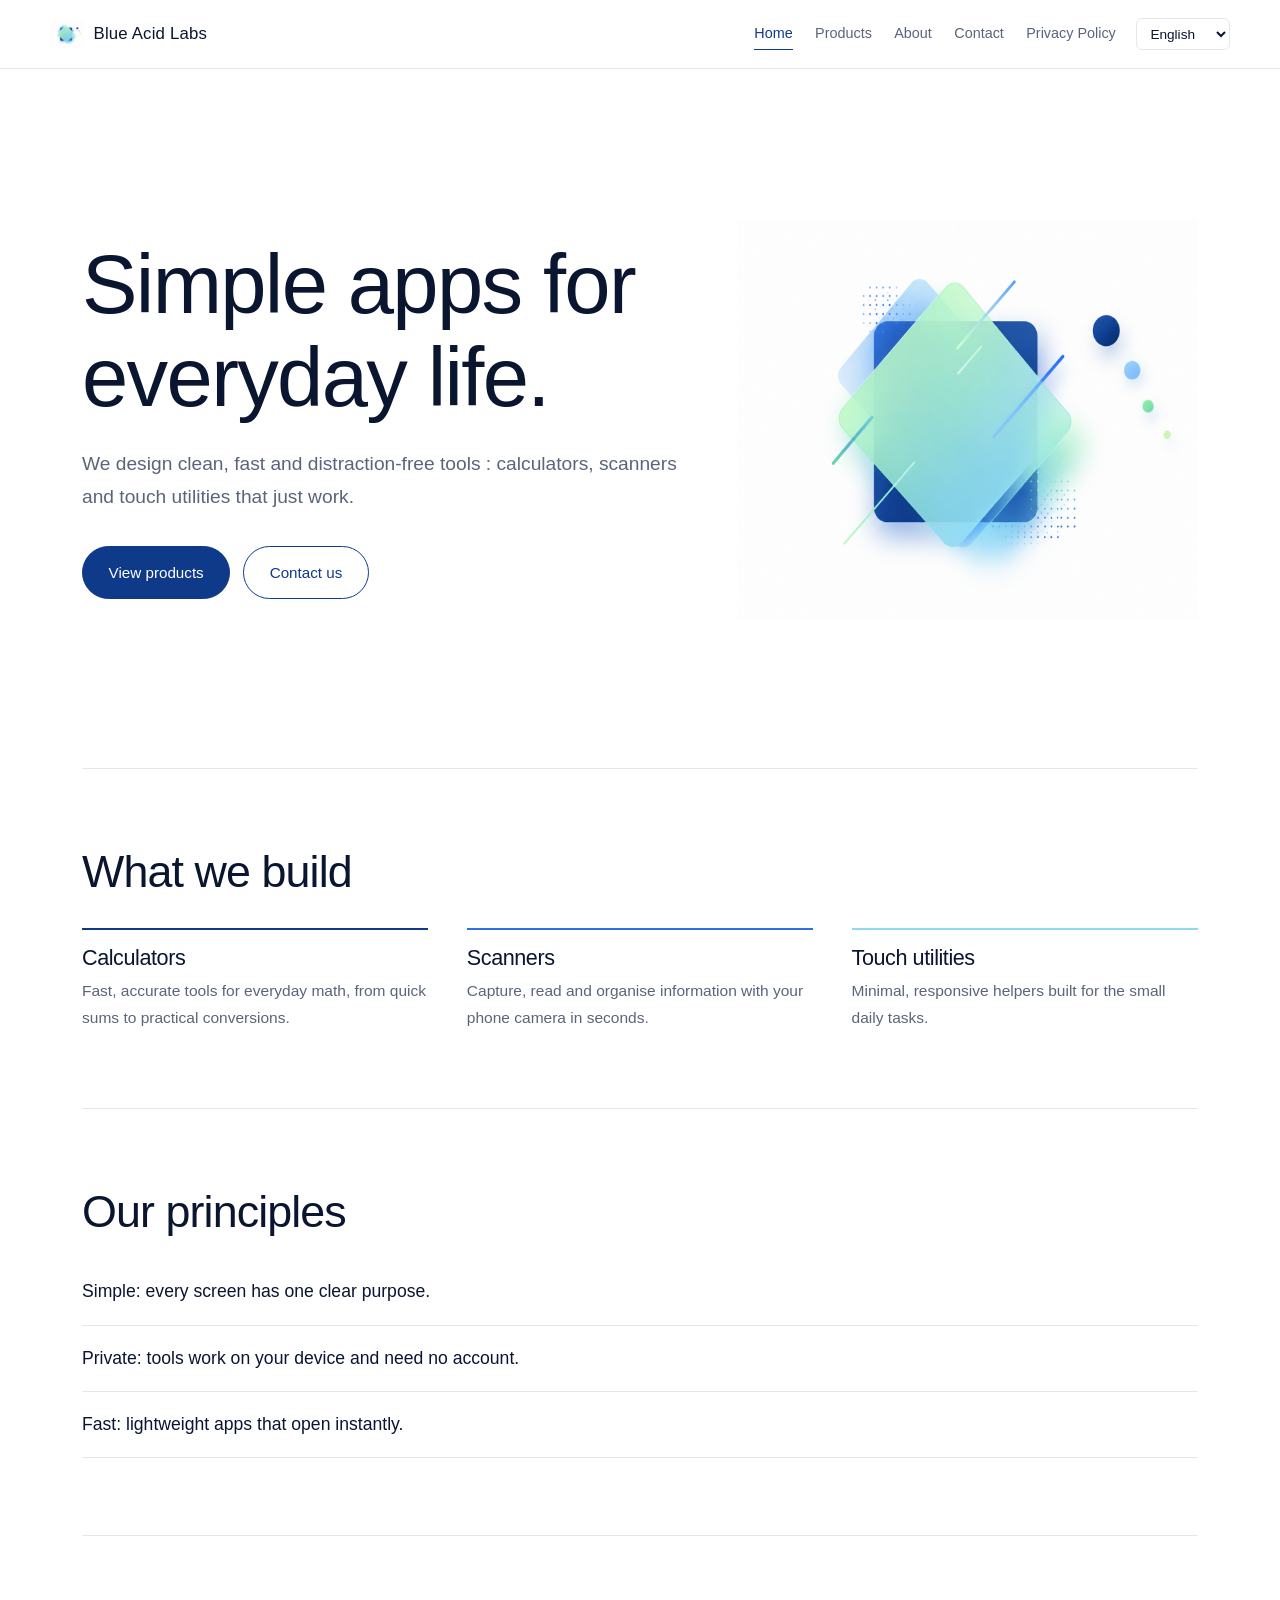
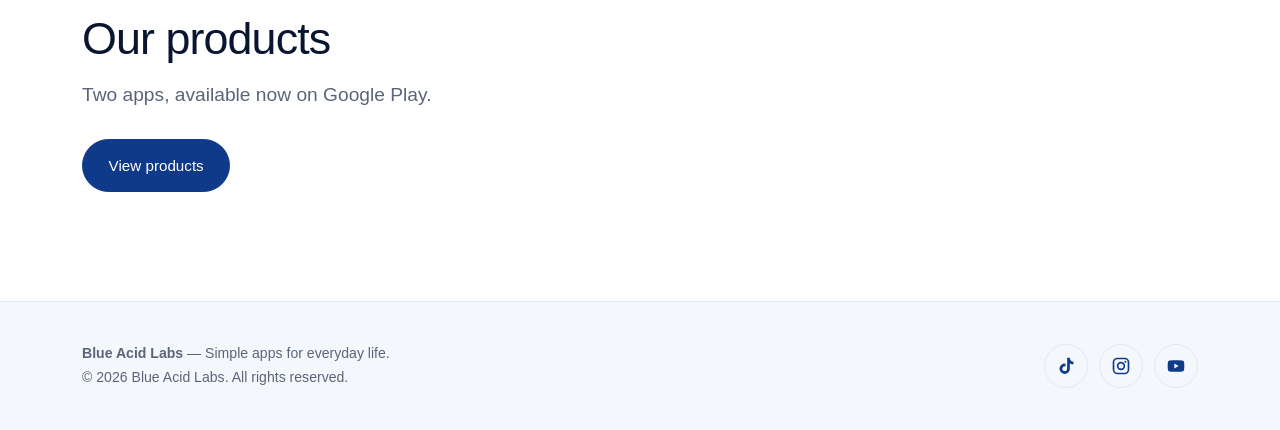
<file: index.html>
<!DOCTYPE html>
<html lang="en">
<head>
<meta charset="UTF-8">
<meta name="viewport" content="width=device-width, initial-scale=1">
<title>Blue Acid Labs</title>
<meta name="description" content="Blue Acid Labs builds simple, fast mobile utility apps: calculators, scanners and touch tools for everyday life.">
<link rel="icon" href="img/logo.png">
<link rel="stylesheet" href="style.css">
<!-- Google AdSense -->
<script async src="https://pagead2.googlesyndication.com/pagead/js/adsbygoogle.js?client=ca-pub-9812928638320313" crossorigin="anonymous"></script>
</head>
<body data-page="nav_home">
<header><div class="wrap bar">
<a class="brand" href="index.html"><img src="img/logo.png" alt="Blue Acid Labs logo" width="34" height="34">Blue Acid Labs</a>
<nav aria-label="Main"><a href="index.html" aria-current="page" data-i18n="nav_home">nav_home</a><a href="products.html" data-i18n="nav_products">nav_products</a><a href="about.html" data-i18n="nav_about">nav_about</a><a href="contact.html" data-i18n="nav_contact">nav_contact</a><a href="privacy.html" data-i18n="nav_privacy">nav_privacy</a></nav>
<select id="lang" class="lang" aria-label="Language"></select>
</div></header>
<main>
<div class="wrap">
<section class="hero"><div>
<h1 data-i18n="h_title">Simple apps for everyday life.</h1>
<p class="lead" data-i18n="h_text">We design clean, fast and distraction-free tools : calculators, scanners and touch utilities that just work.</p>
<div class="btns"><a class="btn" href="products.html" data-i18n="h_cta1">View products</a><a class="btn ghost" href="contact.html" data-i18n="h_cta2">Contact us</a></div></div>
<img src="img/logo.png" alt="Blue Acid Labs brand artwork" width="520" height="520"></section>
<section class="block"><h2 data-i18n="w_title">What we build</h2>
<div class="cols">
<div class="col"><h3 data-i18n="w1t">Calculators</h3><p data-i18n="w1d">Fast, accurate tools for everyday math, from quick sums to practical conversions.</p></div>
<div class="col"><h3 data-i18n="w2t">Scanners</h3><p data-i18n="w2d">Capture, read and organise information with your phone camera in seconds.</p></div>
<div class="col"><h3 data-i18n="w3t">Touch utilities</h3><p data-i18n="w3d">Minimal, responsive helpers built for the small daily tasks.</p></div></div></section>
<section class="block"><h2 data-i18n="v_title">Our principles</h2>
<ul class="principles"><li data-i18n="v1">Simple: every screen has one clear purpose.</li><li data-i18n="v2">Private: tools work on your device and need no account.</li><li data-i18n="v3">Fast: lightweight apps that open instantly.</li></ul></section>
<section class="block"><h2 data-i18n="p_title">Our products</h2><p class="lead" data-i18n="p_sub">Two apps, available now on Google Play.</p><br><a class="btn" href="products.html" data-i18n="h_cta1">View products</a></section>
</div>
</main>
<footer><div class="wrap foot">
<div><strong>Blue Acid Labs</strong> &mdash; <span data-i18n="ft_tag">Simple apps for everyday life.</span><br>&copy; 2026 Blue Acid Labs. <span data-i18n="ft_rights">All rights reserved.</span></div>
<ul class="social">
<li><a href="https://www.tiktok.com/@userblueacidlabs" target="_blank" rel="noopener" aria-label="TikTok"><svg viewBox="0 0 24 24"><path d="M16.6 2h-3.2v13.3a2.9 2.9 0 1 1-2-2.8V9.2a6.2 6.2 0 1 0 5.2 6.1V8.6a7.6 7.6 0 0 0 4.4 1.4V6.8a4.4 4.4 0 0 1-4.4-4.8z"/></svg></a></li>
<li><a href="https://www.instagram.com/blueacidlabs26" target="_blank" rel="noopener" aria-label="Instagram"><svg viewBox="0 0 24 24"><path d="M7.8 2h8.400A5.8 5.8 0 0 1 22 7.800v8.400a5.8 5.8 0 0 1-5.8 5.800H7.800A5.8 5.8 0 0 1 2 16.200V7.800A5.8 5.8 0 0 1 7.8 2zm-.2 2A3.6 3.6 0 0 0 4 7.600v8.800A3.6 3.6 0 0 0 7.6 20h8.800a3.6 3.6 0 0 0 3.6-3.600V7.600A3.6 3.6 0 0 0 16.4 4H7.600zM12 7a5 5 0 1 1 0 10 5 5 0 0 1 0-10zm0 2a3 3 0 1 0 0 6 3 3 0 0 0 0-6zm5.3-3.200a1.2 1.2 0 1 1 0 2.4 1.2 1.2 0 0 1 0-2.400z"/></svg></a></li>
<li><a href="https://www.youtube.com/@BlueAcidLabs-h9t" target="_blank" rel="noopener" aria-label="YouTube"><svg viewBox="0 0 24 24"><path d="M21.6 7.200a2.5 2.5 0 0 0-1.8-1.800C18.2 5 12 5 12 5s-6.2 0-7.8.4A2.5 2.5 0 0 0 2.4 7.200C2 8.8 2 12 2 12s0 3.2.4 4.800a2.5 2.5 0 0 0 1.8 1.800C5.8 19 12 19 12 19s6.2 0 7.8-.4a2.5 2.5 0 0 0 1.8-1.800c.4-1.6.4-4.8.4-4.800s0-3.2-.4-4.800zM10 15V9l5.2 3-5.2 3z"/></svg></a></li></ul>
</div></footer>
<script src="i18n.js"></script>
</body>
</html>
</file>
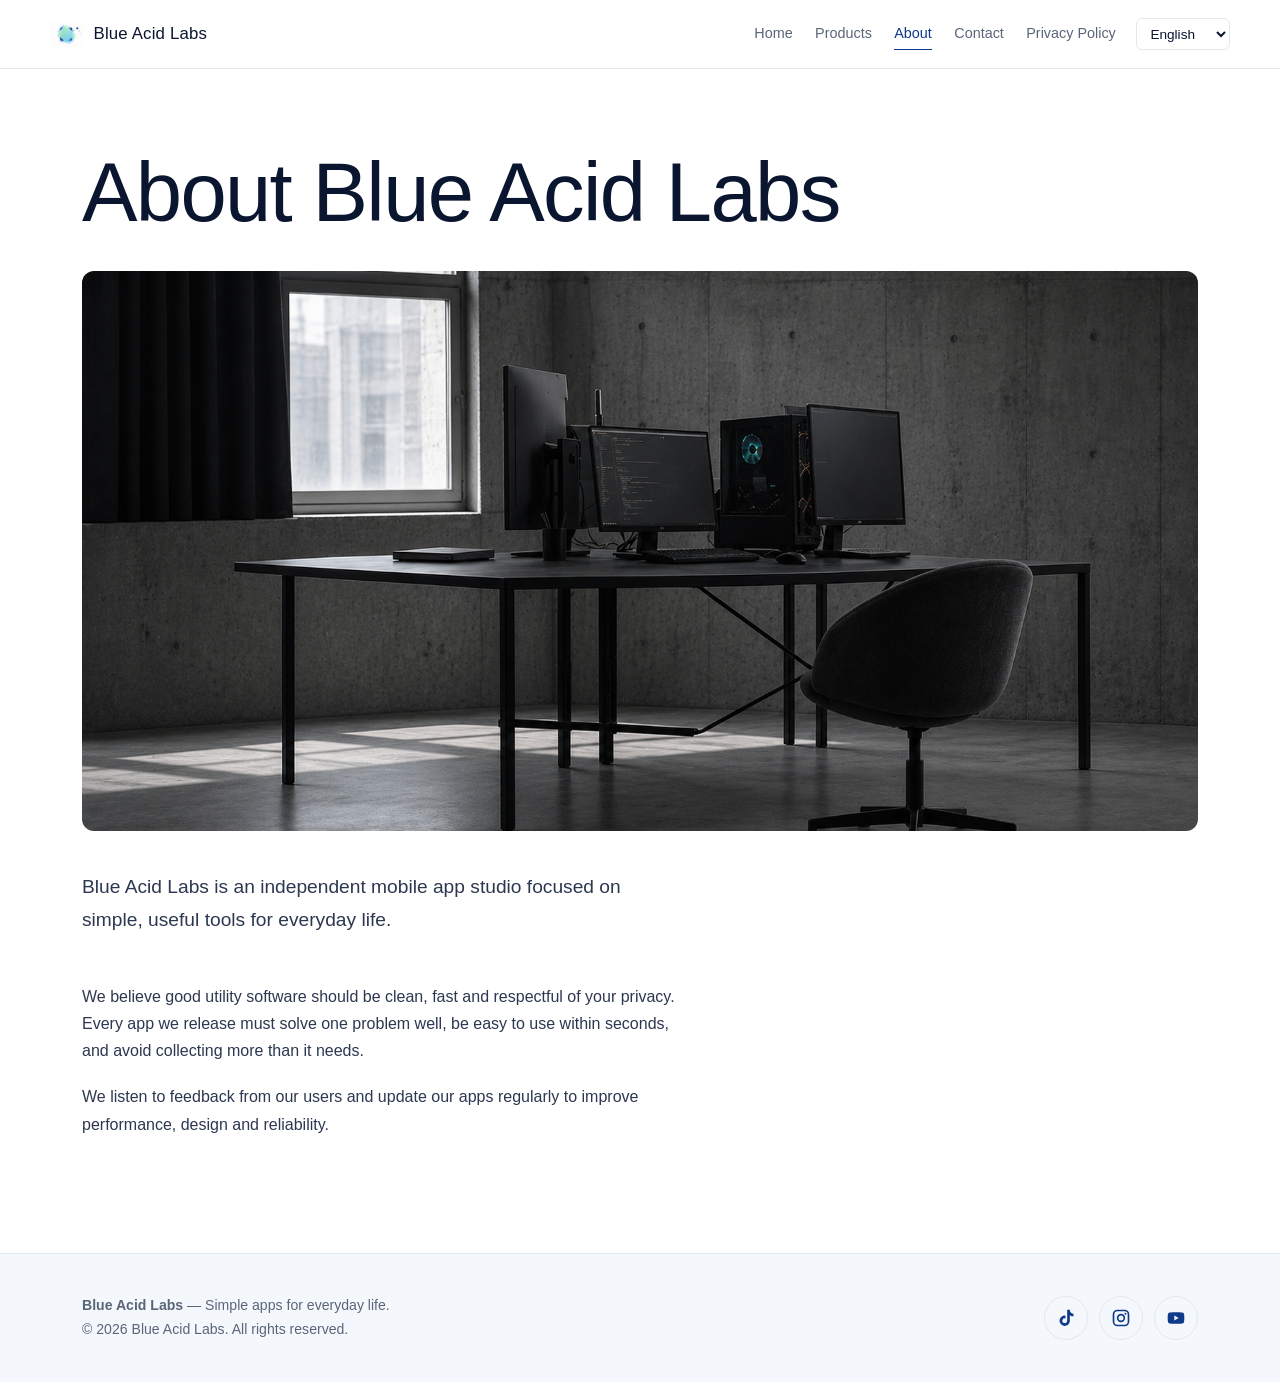
<file: about.html>
<!DOCTYPE html>
<html lang="en">
<head>
<meta charset="UTF-8">
<meta name="viewport" content="width=device-width, initial-scale=1">
<title>Blue Acid Labs</title>
<meta name="description" content="About Blue Acid Labs, an independent mobile app studio.">
<link rel="icon" href="img/logo.png">
<link rel="stylesheet" href="style.css">
<!-- Google AdSense -->
<script async src="https://pagead2.googlesyndication.com/pagead/js/adsbygoogle.js?client=ca-pub-9812928638320313" crossorigin="anonymous"></script>
</head>
<body data-page="nav_about">
<header><div class="wrap bar">
<a class="brand" href="index.html"><img src="img/logo.png" alt="Blue Acid Labs logo" width="34" height="34">Blue Acid Labs</a>
<nav aria-label="Main"><a href="index.html" data-i18n="nav_home">nav_home</a><a href="products.html" data-i18n="nav_products">nav_products</a><a href="about.html" aria-current="page" data-i18n="nav_about">nav_about</a><a href="contact.html" data-i18n="nav_contact">nav_contact</a><a href="privacy.html" data-i18n="nav_privacy">nav_privacy</a></nav>
<select id="lang" class="lang" aria-label="Language"></select>
</div></header>
<main>
<div class="wrap"><div class="page-head"><h1 data-i18n="a_title">About Blue Acid Labs</h1></div>
<figure class="about-photo"><img src="img/about-workspace.png" alt="Blue Acid Labs studio workspace with desks, monitors and code on screen" width="949" height="619" loading="eager"></figure>
<div class="prose"><p class="lead" data-i18n="a_p1"></p><br><p data-i18n="a_p2"></p><p data-i18n="a_p3"></p></div></div>
</main>
<footer><div class="wrap foot">
<div><strong>Blue Acid Labs</strong> &mdash; <span data-i18n="ft_tag">Simple apps for everyday life.</span><br>&copy; 2026 Blue Acid Labs. <span data-i18n="ft_rights">All rights reserved.</span></div>
<ul class="social">
<li><a href="https://www.tiktok.com/@userblueacidlabs" target="_blank" rel="noopener" aria-label="TikTok"><svg viewBox="0 0 24 24"><path d="M16.6 2h-3.2v13.3a2.9 2.9 0 1 1-2-2.8V9.2a6.2 6.2 0 1 0 5.2 6.1V8.6a7.6 7.6 0 0 0 4.4 1.4V6.8a4.4 4.4 0 0 1-4.4-4.8z"/></svg></a></li>
<li><a href="https://www.instagram.com/blueacidlabs26/" target="_blank" rel="noopener" aria-label="Instagram"><svg viewBox="0 0 24 24"><path d="M7.8 2h8.400A5.8 5.8 0 0 1 22 7.800v8.400a5.8 5.8 0 0 1-5.8 5.800H7.800A5.8 5.8 0 0 1 2 16.200V7.800A5.8 5.8 0 0 1 7.8 2zm-.2 2A3.6 3.6 0 0 0 4 7.600v8.800A3.6 3.6 0 0 0 7.6 20h8.800a3.6 3.6 0 0 0 3.6-3.600V7.600A3.6 3.6 0 0 0 16.4 4H7.600zM12 7a5 5 0 1 1 0 10 5 5 0 0 1 0-10zm0 2a3 3 0 1 0 0 6 3 3 0 0 0 0-6zm5.3-3.200a1.2 1.2 0 1 1 0 2.4 1.2 1.2 0 0 1 0-2.400z"/></svg></a></li>
<li><a href="https://www.youtube.com/@BlueAcidLabs-h9t" target="_blank" rel="noopener" aria-label="YouTube"><svg viewBox="0 0 24 24"><path d="M21.6 7.200a2.5 2.5 0 0 0-1.8-1.800C18.2 5 12 5 12 5s-6.2 0-7.8.4A2.5 2.5 0 0 0 2.4 7.200C2 8.8 2 12 2 12s0 3.2.4 4.800a2.5 2.5 0 0 0 1.8 1.800C5.8 19 12 19 12 19s6.2 0 7.8-.4a2.5 2.5 0 0 0 1.8-1.800c.4-1.6.4-4.8.4-4.800s0-3.2-.4-4.800zM10 15V9l5.2 3-5.2 3z"/></svg></a></li></ul>
</div></footer>
<script src="i18n.js"></script>
</body>
</html>
</file>
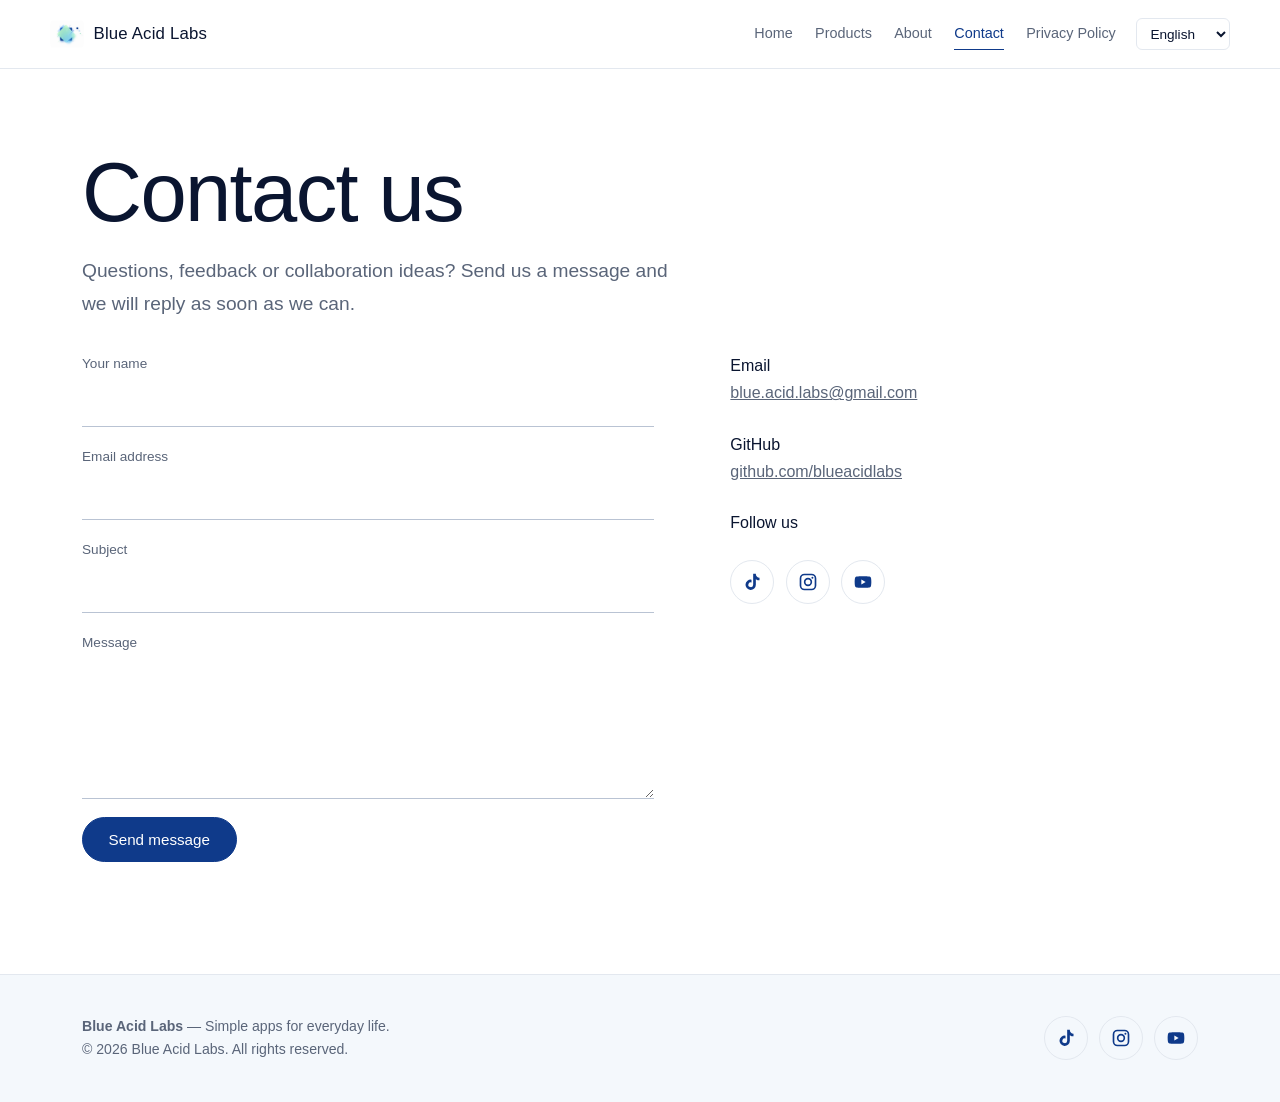
<file: contact.html>
<!DOCTYPE html>
<html lang="en">
<head>
<meta charset="UTF-8">
<meta name="viewport" content="width=device-width, initial-scale=1">
<title>Blue Acid Labs</title>
<meta name="description" content="Contact Blue Acid Labs for support, feedback or collaboration.">
<link rel="icon" href="img/logo.png">
<link rel="stylesheet" href="style.css">
<!-- Google AdSense -->
<script async src="https://pagead2.googlesyndication.com/pagead/js/adsbygoogle.js?client=ca-pub-9812928638320313" crossorigin="anonymous"></script> 
</head>
<body data-page="nav_contact">
<header><div class="wrap bar">
<a class="brand" href="index.html"><img src="img/logo.png" alt="Blue Acid Labs logo" width="34" height="34">Blue Acid Labs</a>
<nav aria-label="Main"><a href="index.html" data-i18n="nav_home">nav_home</a><a href="products.html" data-i18n="nav_products">nav_products</a><a href="about.html" data-i18n="nav_about">nav_about</a><a href="contact.html" aria-current="page" data-i18n="nav_contact">nav_contact</a><a href="privacy.html" data-i18n="nav_privacy">nav_privacy</a></nav>
<select id="lang" class="lang" aria-label="Language"></select>
</div></header>
<main>
<div class="wrap"><div class="page-head"><h1 data-i18n="c_title">Contact us</h1><p class="lead" data-i18n="c_sub"></p></div>
<div class="contact">
<form action="https://usebasin.com/f/a0c821498085" method="POST" id="contact-form" novalidate>
<label><span data-i18n="c_name">Your name</span><input name="name" type="text" required autocomplete="name"></label>
<label><span data-i18n="c_email">Email address</span><input name="email" type="email" required autocomplete="email"></label>
<label><span data-i18n="c_subject">Subject</span><input name="subject" type="text" required></label>
<label><span data-i18n="c_msg">Message</span><textarea name="message" required></textarea></label>
<input class="hp" name="website" tabindex="-1" autocomplete="off" aria-hidden="true">
<div><button class="btn" type="submit" data-i18n="c_send">Send message</button></div>
<p id="form-ok" class="ok" role="status"></p>
</form>
<div class="info">
<p><strong data-i18n="c_mail">Email</strong><a href="mailto:blue.acid.labs@gmail.com">blue.acid.labs@gmail.com</a></p>
<p><strong>GitHub</strong><a href="https://github.com/blueacidlabs" target="_blank" rel="noopener">github.com/blueacidlabs</a></p>
<p><strong data-i18n="c_follow">Follow us</strong></p><ul class="social">
<li><a href="https://www.tiktok.com/@userblueacidlabs" target="_blank" rel="noopener" aria-label="TikTok"><svg viewBox="0 0 24 24"><path d="M16.6 2h-3.2v13.3a2.9 2.9 0 1 1-2-2.8V9.2a6.2 6.2 0 1 0 5.2 6.1V8.6a7.6 7.6 0 0 0 4.4 1.4V6.8a4.4 4.4 0 0 1-4.4-4.8z"/></svg></a></li>
<li><a href="https://www.instagram.com/blueacidlabs26" target="_blank" rel="noopener" aria-label="Instagram"><svg viewBox="0 0 24 24"><path d="M7.8 2h8.400A5.8 5.8 0 0 1 22 7.800v8.400a5.8 5.8 0 0 1-5.8 5.800H7.800A5.8 5.8 0 0 1 2 16.200V7.800A5.8 5.8 0 0 1 7.8 2zm-.2 2A3.6 3.6 0 0 0 4 7.600v8.800A3.6 3.6 0 0 0 7.6 20h8.800a3.6 3.6 0 0 0 3.6-3.600V7.600A3.6 3.6 0 0 0 16.4 4H7.600zM12 7a5 5 0 1 1 0 10 5 5 0 0 1 0-10zm0 2a3 3 0 1 0 0 6 3 3 0 0 0 0-6zm5.3-3.200a1.2 1.2 0 1 1 0 2.4 1.2 1.2 0 0 1 0-2.400z"/></svg></a></li>
<li><a href="https://www.youtube.com/@BlueAcidLabs-h9t" target="_blank" rel="noopener" aria-label="YouTube"><svg viewBox="0 0 24 24"><path d="M21.6 7.200a2.5 2.5 0 0 0-1.8-1.800C18.2 5 12 5 12 5s-6.2 0-7.8.4A2.5 2.5 0 0 0 2.4 7.200C2 8.8 2 12 2 12s0 3.2.4 4.800a2.5 2.5 0 0 0 1.8 1.800C5.8 19 12 19 12 19s6.2 0 7.8-.4a2.5 2.5 0 0 0 1.8-1.800c.4-1.6.4-4.8.4-4.800s0-3.2-.4-4.800zM10 15V9l5.2 3-5.2 3z"/></svg></a></li></ul></div></div></div>
</main>
<footer><div class="wrap foot">
<div><strong>Blue Acid Labs</strong> &mdash; <span data-i18n="ft_tag">Simple apps for everyday life.</span><br>&copy; 2026 Blue Acid Labs. <span data-i18n="ft_rights">All rights reserved.</span></div>
<ul class="social">
<li><a href="https://www.tiktok.com/@userblueacidlabs" target="_blank" rel="noopener" aria-label="TikTok"><svg viewBox="0 0 24 24"><path d="M16.6 2h-3.2v13.3a2.9 2.9 0 1 1-2-2.8V9.2a6.2 6.2 0 1 0 5.2 6.1V8.6a7.6 7.6 0 0 0 4.4 1.4V6.8a4.4 4.4 0 0 1-4.4-4.8z"/></svg></a></li>
<li><a href="https://www.instagram.com/blue.acid.labs2026" target="_blank" rel="noopener" aria-label="Instagram"><svg viewBox="0 0 24 24"><path d="M7.8 2h8.400A5.8 5.8 0 0 1 22 7.800v8.400a5.8 5.8 0 0 1-5.8 5.800H7.800A5.8 5.8 0 0 1 2 16.200V7.800A5.8 5.8 0 0 1 7.8 2zm-.2 2A3.6 3.6 0 0 0 4 7.600v8.800A3.6 3.6 0 0 0 7.6 20h8.800a3.6 3.6 0 0 0 3.6-3.600V7.600A3.6 3.6 0 0 0 16.4 4H7.600zM12 7a5 5 0 1 1 0 10 5 5 0 0 1 0-10zm0 2a3 3 0 1 0 0 6 3 3 0 0 0 0-6zm5.3-3.200a1.2 1.2 0 1 1 0 2.4 1.2 1.2 0 0 1 0-2.400z"/></svg></a></li>
<li><a href="https://www.youtube.com/@BlueAcidLabs-h9t" target="_blank" rel="noopener" aria-label="YouTube"><svg viewBox="0 0 24 24"><path d="M21.6 7.200a2.5 2.5 0 0 0-1.8-1.800C18.2 5 12 5 12 5s-6.2 0-7.8.4A2.5 2.5 0 0 0 2.4 7.200C2 8.8 2 12 2 12s0 3.2.4 4.800a2.5 2.5 0 0 0 1.8 1.800C5.8 19 12 19 12 19s6.2 0 7.8-.4a2.5 2.5 0 0 0 1.8-1.800c.4-1.6.4-4.8.4-4.800s0-3.2-.4-4.800zM10 15V9l5.2 3-5.2 3z"/></svg></a></li></ul>
</div></footer>
<script src="i18n.js"></script>
</body>
</html>
</file>
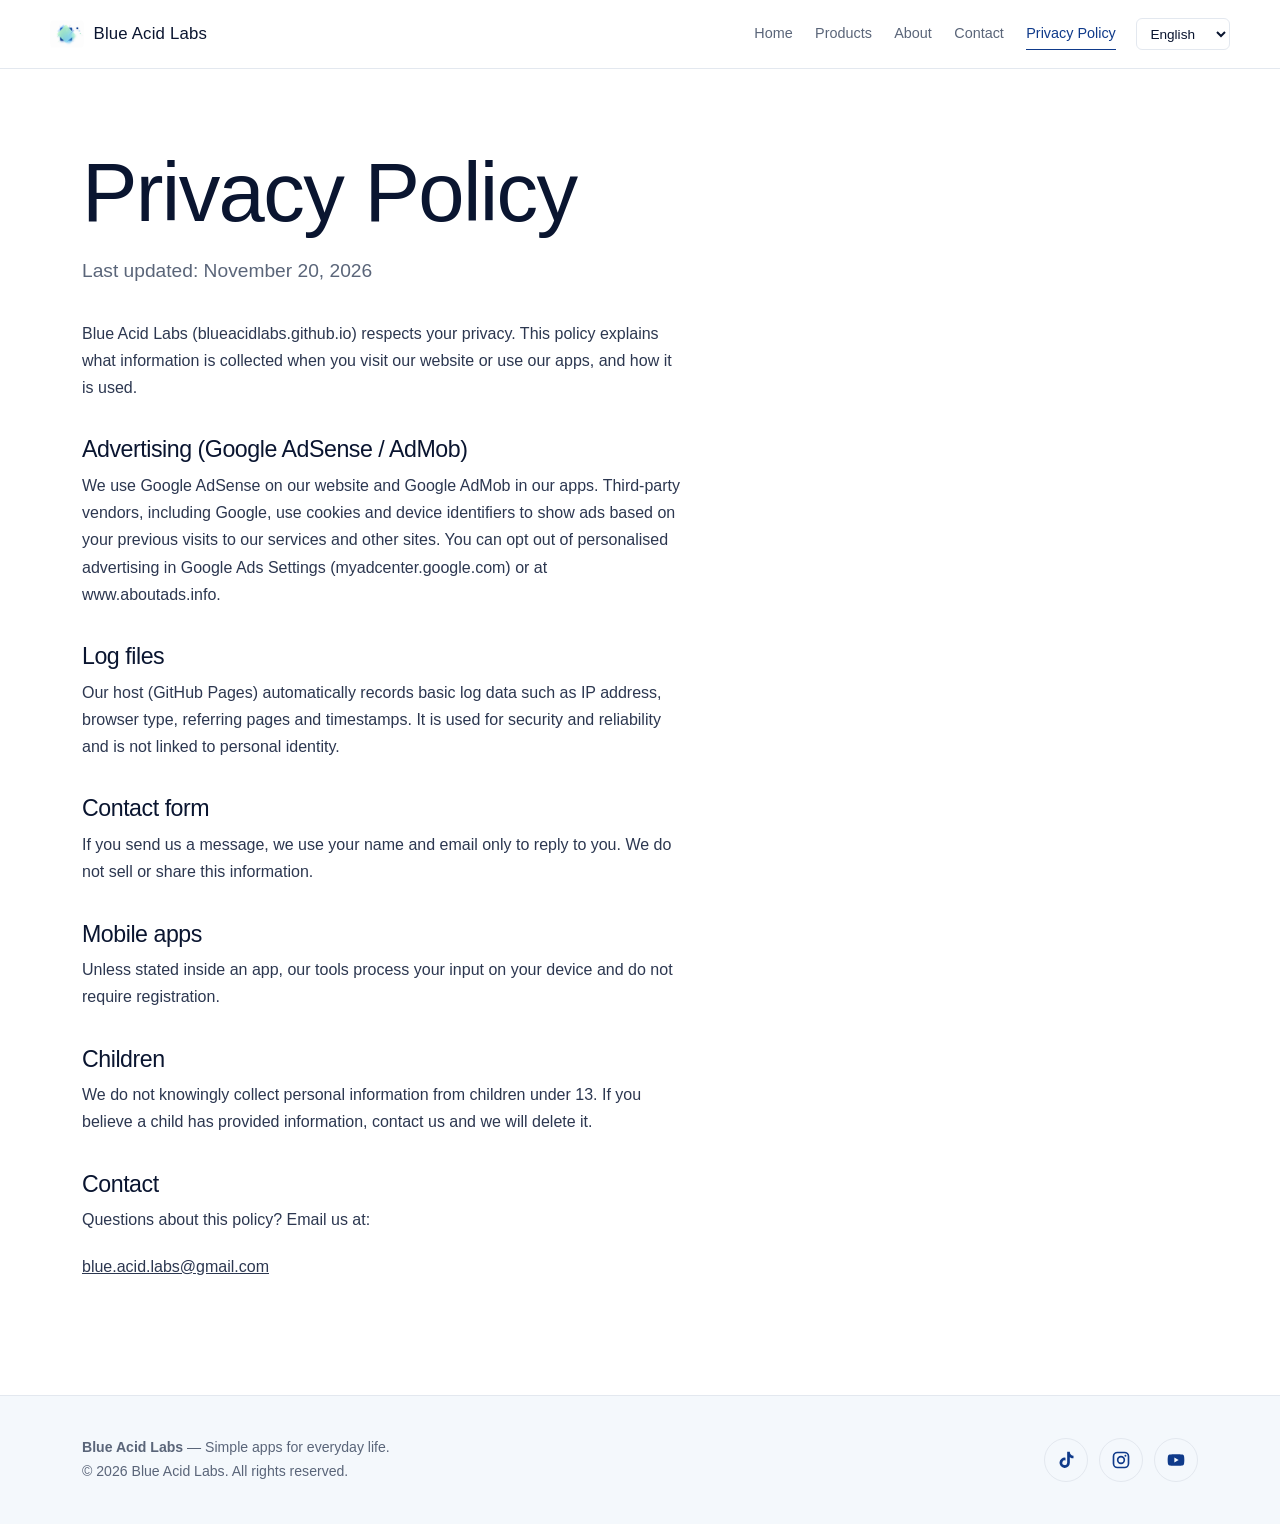
<file: privacy.html>
<!DOCTYPE html>
<html lang="en">
<head>
<meta charset="UTF-8">
<meta name="viewport" content="width=device-width, initial-scale=1">
<title>Blue Acid Labs</title>
<meta name="description" content="Privacy Policy for Blue Acid Labs website and mobile apps.">
<link rel="icon" href="img/logo.png">
<link rel="stylesheet" href="style.css">
<!-- Google AdSense -->
<script async src="https://pagead2.googlesyndication.com/pagead/js/adsbygoogle.js?client=ca-pub-9812928638320313" crossorigin="anonymous"></script>
</head>
<body data-page="nav_privacy">
<header><div class="wrap bar">
<a class="brand" href="index.html"><img src="img/logo.png" alt="Blue Acid Labs logo" width="34" height="34">Blue Acid Labs</a>
<nav aria-label="Main"><a href="index.html" data-i18n="nav_home">nav_home</a><a href="products.html" data-i18n="nav_products">nav_products</a><a href="about.html" data-i18n="nav_about">nav_about</a><a href="contact.html" data-i18n="nav_contact">nav_contact</a><a href="privacy.html" aria-current="page" data-i18n="nav_privacy">nav_privacy</a></nav>
<select id="lang" class="lang" aria-label="Language"></select>
</div></header>
<main>
<div class="wrap"><div class="page-head"><h1 data-i18n="pr_title">Privacy Policy</h1><p class="lead" data-i18n="pr_upd"></p></div><div class="prose"><p data-i18n="pr_intro"></p><h2 data-i18n="pr1h"></h2><p data-i18n="pr1p"></p><h2 data-i18n="pr2h"></h2><p data-i18n="pr2p"></p><h2 data-i18n="pr3h"></h2><p data-i18n="pr3p"></p><h2 data-i18n="pr4h"></h2><p data-i18n="pr4p"></p><h2 data-i18n="pr5h"></h2><p data-i18n="pr5p"></p><h2 data-i18n="pr6h"></h2><p data-i18n="pr6p"></p><p><a href="mailto:blue.acid.labs@gmail.com">blue.acid.labs@gmail.com</a></p></div></div>
</main>
<footer><div class="wrap foot">
<div><strong>Blue Acid Labs</strong> &mdash; <span data-i18n="ft_tag">Simple apps for everyday life.</span><br>&copy; 2026 Blue Acid Labs. <span data-i18n="ft_rights">All rights reserved.</span></div>
<ul class="social">
<li><a href="https://www.tiktok.com/@userblueacidlabs" target="_blank" rel="noopener" aria-label="TikTok"><svg viewBox="0 0 24 24"><path d="M16.6 2h-3.2v13.3a2.9 2.9 0 1 1-2-2.8V9.2a6.2 6.2 0 1 0 5.2 6.1V8.6a7.6 7.6 0 0 0 4.4 1.4V6.8a4.4 4.4 0 0 1-4.4-4.8z"/></svg></a></li>
<li><a href="https://www.instagram.com/blueacidlabs26" target="_blank" rel="noopener" aria-label="Instagram"><svg viewBox="0 0 24 24"><path d="M7.8 2h8.400A5.8 5.8 0 0 1 22 7.800v8.400a5.8 5.8 0 0 1-5.8 5.800H7.800A5.8 5.8 0 0 1 2 16.200V7.800A5.8 5.8 0 0 1 7.8 2zm-.2 2A3.6 3.6 0 0 0 4 7.600v8.800A3.6 3.6 0 0 0 7.6 20h8.800a3.6 3.6 0 0 0 3.6-3.600V7.600A3.6 3.6 0 0 0 16.4 4H7.600zM12 7a5 5 0 1 1 0 10 5 5 0 0 1 0-10zm0 2a3 3 0 1 0 0 6 3 3 0 0 0 0-6zm5.3-3.200a1.2 1.2 0 1 1 0 2.4 1.2 1.2 0 0 1 0-2.400z"/></svg></a></li>
<li><a href="https://www.youtube.com/@BlueAcidLabs-h9t" target="_blank" rel="noopener" aria-label="YouTube"><svg viewBox="0 0 24 24"><path d="M21.6 7.200a2.5 2.5 0 0 0-1.8-1.800C18.2 5 12 5 12 5s-6.2 0-7.8.4A2.5 2.5 0 0 0 2.4 7.200C2 8.8 2 12 2 12s0 3.2.4 4.800a2.5 2.5 0 0 0 1.8 1.800C5.8 19 12 19 12 19s6.2 0 7.8-.4a2.5 2.5 0 0 0 1.8-1.800c.4-1.6.4-4.8.4-4.800s0-3.2-.4-4.800zM10 15V9l5.2 3-5.2 3z"/></svg></a></li></ul>
</div></footer>
<script src="i18n.js"></script>
</body>
</html>
</file>
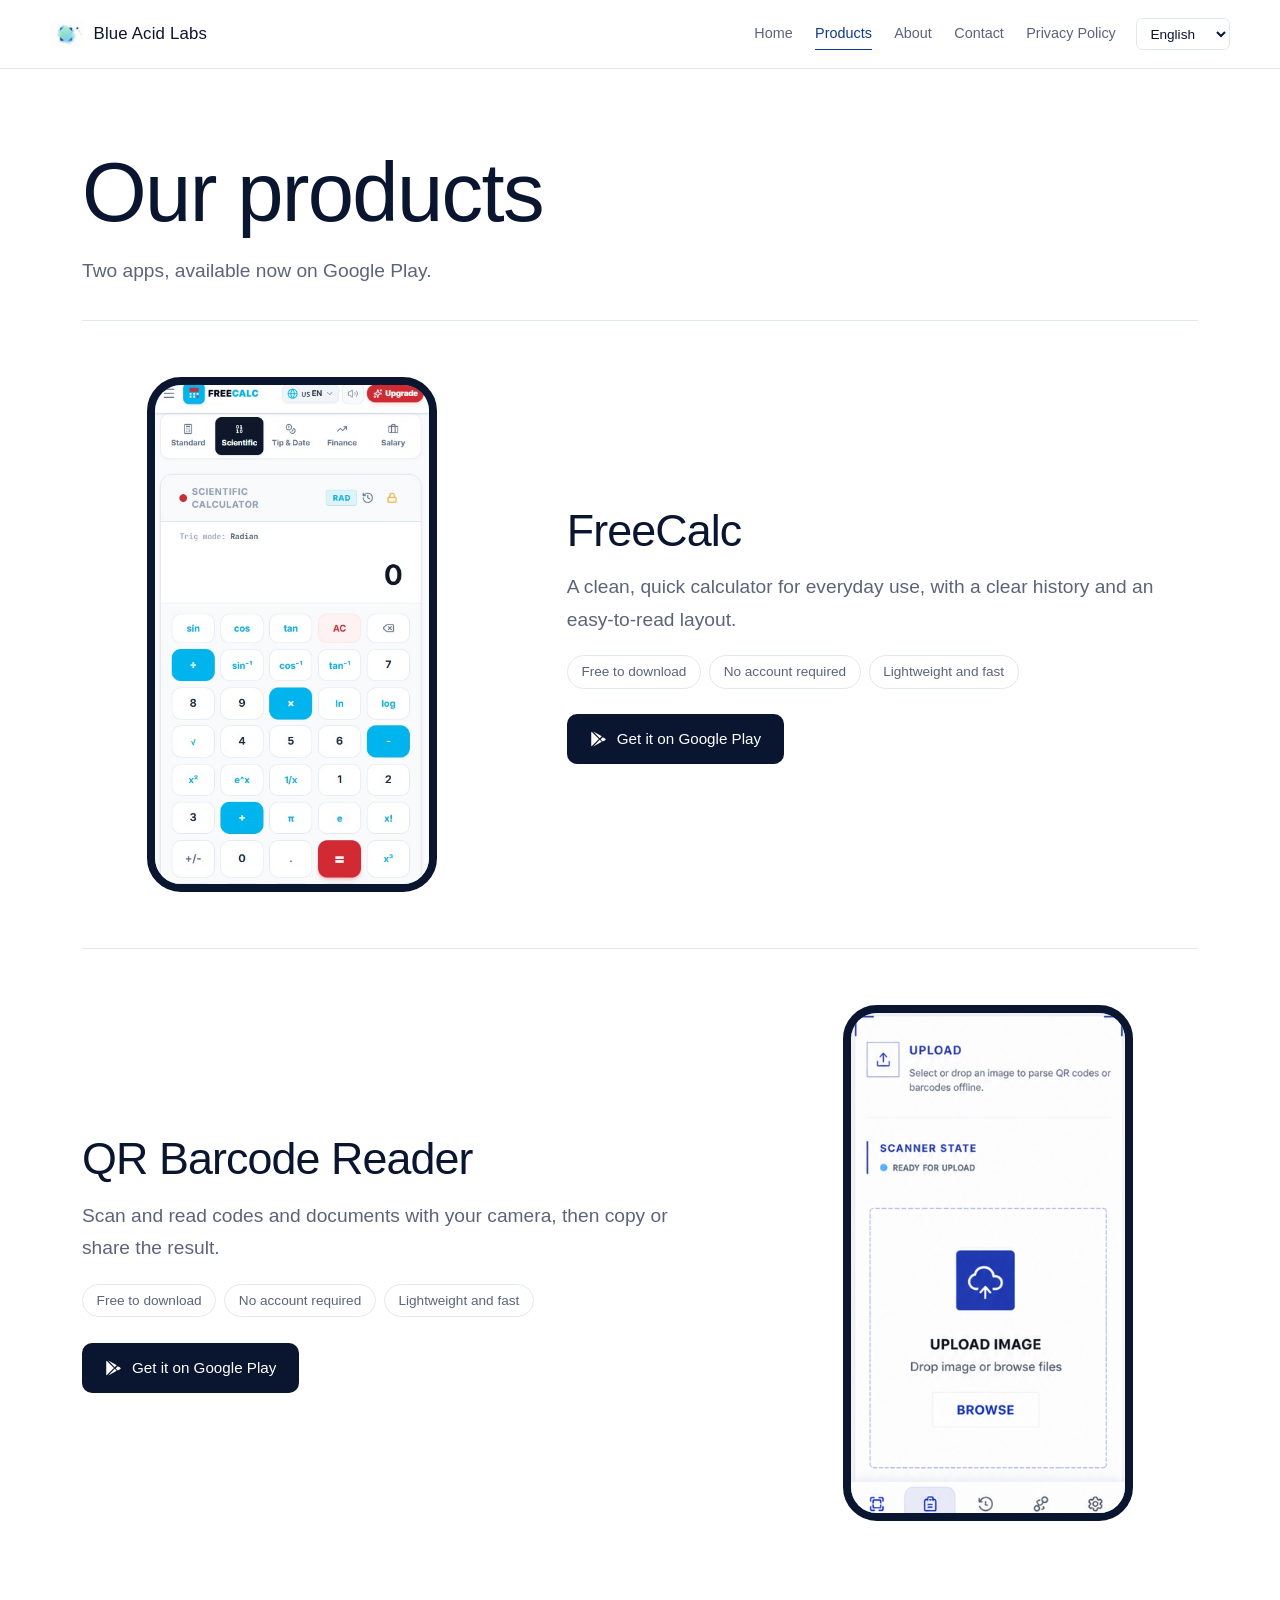
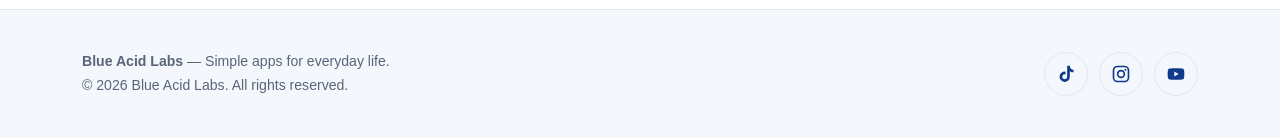
<file: products.html>
<!DOCTYPE html>
<html lang="en">
<head>
<meta charset="UTF-8">
<meta name="viewport" content="width=device-width, initial-scale=1">
<title>Blue Acid Labs</title>
<meta name="description" content="Explore Blue Acid Labs apps available on Google Play.">
<link rel="icon" href="logo.png">
<link rel="stylesheet" href="style.css">
<!-- Google AdSense -->
<script async src="https://pagead2.googlesyndication.com/pagead/js/adsbygoogle.js?client=ca-pub-9812928638320313" crossorigin="anonymous"></script>
</head>
<body data-page="nav_products">
<header><div class="wrap bar">
<a class="brand" href="index.html"><img src="img/logo.png" alt="Blue Acid Labs logo" width="34" height="34">Blue Acid Labs</a>
<nav aria-label="Main"><a href="index.html" data-i18n="nav_home">nav_home</a><a href="products.html" aria-current="page" data-i18n="nav_products">nav_products</a><a href="about.html" data-i18n="nav_about">nav_about</a><a href="contact.html" data-i18n="nav_contact">nav_contact</a><a href="privacy.html" data-i18n="nav_privacy">nav_privacy</a></nav>
<select id="lang" class="lang" aria-label="Language"></select>
</div></header>
<main>
<div class="wrap"><div class="page-head"><h1 data-i18n="p_title">Our products</h1><p class="lead" data-i18n="p_sub">Two apps, available now on Google Play.</p></div><article class="product">
<!-- Replace the screenshot: save it as assets/img/app1.png (portrait phone screenshot) -->
<div class="shot"><span>App 1</span><img src="img/02.jpg" alt="App 1 screenshot" onerror="this.style.display='none'"></div>
<div><h2>FreeCalc</h2><p class="lead" data-i18n="p1_desc"></p>
<ul class="chips"><li data-i18n="f1">Free to download</li><li data-i18n="f2">No account required</li><li data-i18n="f3">Lightweight and fast</li></ul>
<!-- Replace YOUR_PACKAGE_NAME_1 with your Play Store package id -->
<a class="play" href="https://play.google.com/store/apps/developer?id=Blue+Acid+Labs" target="_blank" rel="noopener"><svg width="18" height="18" viewBox="0 0 24 24" fill="currentColor"><path d="M3.6 2.300a1.4 1.4 0 0 0-.6 1.200v17a1.4 1.4 0 0 0 .6 1.200l9.6-9.7-9.6-9.700zm10.7 8.6 2.7-2.700L5.8 1.900l8.5 9zm0 2.2-8.5 9 11.2-6.3-2.7-2.700zm4.1-3.5-2.9 2.9 2.9 2.9 3-1.700a1.4 1.4 0 0 0 0-2.400l-3-1.700z"/></svg><span data-i18n="play">Get it on Google Play</span></a></div></article><article class="product flip">
<!-- Replace the screenshot: save it as assets/img/app2.png (portrait phone screenshot) -->
<div class="shot"><span>App 2</span><img src="img/Screenshot021.png" alt="App 2 screenshot" onerror="this.style.display='none'"></div>
<div><h2>QR Barcode Reader</h2><p class="lead" data-i18n="p2_desc"></p>
<ul class="chips"><li data-i18n="f1">Free to download</li><li data-i18n="f2">No account required</li><li data-i18n="f3">Lightweight and fast</li></ul>
<!-- Replace YOUR_PACKAGE_NAME_2 with your Play Store package id -->
<a class="play" href="https://play.google.com/store/apps/developer?id=Blue+Acid+Labs" target="_blank" rel="noopener"><svg width="18" height="18" viewBox="0 0 24 24" fill="currentColor"><path d="M3.6 2.300a1.4 1.4 0 0 0-.6 1.200v17a1.4 1.4 0 0 0 .6 1.200l9.6-9.7-9.6-9.700zm10.7 8.6 2.7-2.700L5.8 1.900l8.5 9zm0 2.2-8.5 9 11.2-6.3-2.7-2.700zm4.1-3.5-2.9 2.9 2.9 2.9 3-1.700a1.4 1.4 0 0 0 0-2.400l-3-1.700z"/></svg><span data-i18n="play">Get it on Google Play</span></a></div></article></div>
</main>
<footer><div class="wrap foot">
<div><strong>Blue Acid Labs</strong> &mdash; <span data-i18n="ft_tag">Simple apps for everyday life.</span><br>&copy; 2026 Blue Acid Labs. <span data-i18n="ft_rights">All rights reserved.</span></div>
<ul class="social">
<li><a href="https://www.tiktok.com/@userblueacidlabs" target="_blank" rel="noopener" aria-label="TikTok"><svg viewBox="0 0 24 24"><path d="M16.6 2h-3.2v13.3a2.9 2.9 0 1 1-2-2.8V9.2a6.2 6.2 0 1 0 5.2 6.1V8.6a7.6 7.6 0 0 0 4.4 1.4V6.8a4.4 4.4 0 0 1-4.4-4.8z"/></svg></a></li>
<li><a href="https://www.instagram.com/blueacidlabs26" target="_blank" rel="noopener" aria-label="Instagram"><svg viewBox="0 0 24 24"><path d="M7.8 2h8.400A5.8 5.8 0 0 1 22 7.800v8.400a5.8 5.8 0 0 1-5.8 5.800H7.800A5.8 5.8 0 0 1 2 16.200V7.800A5.8 5.8 0 0 1 7.8 2zm-.2 2A3.6 3.6 0 0 0 4 7.600v8.800A3.6 3.6 0 0 0 7.6 20h8.800a3.6 3.6 0 0 0 3.6-3.600V7.600A3.6 3.6 0 0 0 16.4 4H7.600zM12 7a5 5 0 1 1 0 10 5 5 0 0 1 0-10zm0 2a3 3 0 1 0 0 6 3 3 0 0 0 0-6zm5.3-3.200a1.2 1.2 0 1 1 0 2.4 1.2 1.2 0 0 1 0-2.400z"/></svg></a></li>
<li><a href="https://www.youtube.com/@BlueAcidLabs-h9t" target="_blank" rel="noopener" aria-label="YouTube"><svg viewBox="0 0 24 24"><path d="M21.6 7.200a2.5 2.5 0 0 0-1.8-1.800C18.2 5 12 5 12 5s-6.2 0-7.8.4A2.5 2.5 0 0 0 2.4 7.200C2 8.8 2 12 2 12s0 3.2.4 4.800a2.5 2.5 0 0 0 1.8 1.800C5.8 19 12 19 12 19s6.2 0 7.8-.4a2.5 2.5 0 0 0 1.8-1.800c.4-1.6.4-4.8.4-4.800s0-3.2-.4-4.800zM10 15V9l5.2 3-5.2 3z"/></svg></a></li></ul>
</div></footer>
<script src="i18n.js"></script>
</body>
</html>
</file>
<file: style.css>
:root{--ink:#0a1530;--muted:#5a6579;--line:#e3e8ef;--navy:#0f3a8a;--blue:#2f6fe4;--mint:#b9f0d0;--aqua:#8fd8f0;--soft:#f4f8fc;--grad:linear-gradient(135deg,#2f6fe4,#8fd8f0 55%,#b9f0d0)}
*{box-sizing:border-box;margin:0;padding:0}
html{scroll-behavior:smooth}
body{font-family:"Helvetica Neue",Helvetica,Arial,"Noto Sans Thai","Hiragino Sans","Noto Sans KR","Microsoft YaHei",sans-serif;color:var(--ink);background:#fff;line-height:1.7;font-weight:400;display:flex;flex-direction:column;min-height:100vh;-webkit-font-smoothing:antialiased}
img{max-width:100%;display:block}
a{color:inherit}
:focus-visible{outline:2px solid var(--blue);outline-offset:3px}
.wrap{max-width:1180px;margin:0 auto;padding:0 clamp(1rem,4vw,2rem)}
header{position:sticky;top:0;z-index:20;background:rgba(255,255,255,.92);backdrop-filter:blur(10px);border-bottom:1px solid var(--line)}
.bar{display:flex;align-items:center;gap:1.25rem;min-height:68px;flex-wrap:wrap;padding:.5rem 0}
.brand{display:flex;align-items:center;gap:.6rem;text-decoration:none;font-size:1.05rem;font-weight:500;letter-spacing:.01em;margin-right:auto}
.brand img{width:34px;height:34px;object-fit:cover;border-radius:8px}
nav{display:flex;gap:1.4rem;flex-wrap:wrap}
nav a{text-decoration:none;font-size:.9rem;color:var(--muted);padding:.2rem 0;border-bottom:1px solid transparent}
nav a:hover,nav a[aria-current]{color:var(--navy);border-color:var(--navy)}
.lang{font:inherit;font-size:.85rem;color:var(--ink);border:1px solid var(--line);border-radius:6px;padding:.4rem .6rem;background:#fff;cursor:pointer}
main{flex:1}
h1,h2,h3{font-weight:300;letter-spacing:-.02em;line-height:1.12}
h1{font-size:clamp(2.4rem,6.5vw,5.2rem)}
h2{font-size:clamp(1.7rem,3.6vw,2.8rem);margin-bottom:1rem}
h3{font-size:1.35rem;font-weight:400;margin-bottom:.5rem}
.lead{font-size:clamp(1rem,1.6vw,1.2rem);color:var(--muted);max-width:56ch}
.hero{display:grid;grid-template-columns:1.15fr .85fr;gap:2rem;align-items:center;padding:clamp(2.5rem,7vw,6rem) 0}
.hero .lead{margin:1.5rem 0 2rem}
.hero img{width:100%;max-width:520px;margin-left:auto}
.btns{display:flex;gap:.8rem;flex-wrap:wrap}
.btn{display:inline-block;text-decoration:none;font-size:.95rem;padding:.8rem 1.6rem;border-radius:999px;background:var(--navy);color:#fff;border:1px solid var(--navy);transition:background .2s;cursor:pointer;font-family:inherit}
.btn:hover{background:var(--blue);border-color:var(--blue)}
.btn.ghost{background:transparent;color:var(--navy)}
.btn.ghost:hover{background:var(--soft);color:var(--navy)}
section.block{padding:clamp(2.5rem,6vw,5rem) 0;border-top:1px solid var(--line)}
.cols{display:grid;grid-template-columns:repeat(3,1fr);gap:clamp(1.25rem,3vw,2.5rem);margin-top:2rem}
.col p{color:var(--muted);font-size:.97rem}
.col{padding-top:1rem;border-top:2px solid var(--navy)}
.col:nth-child(2){border-color:var(--blue)}.col:nth-child(3){border-color:var(--aqua)}
.principles{list-style:none;margin-top:1.5rem}
.principles li{padding:1.1rem 0;border-bottom:1px solid var(--line);font-size:1.1rem;font-weight:300}
.page-head{padding:clamp(2.5rem,6vw,5rem) 0 2rem}
.page-head .lead{margin-top:1rem}
.product{display:grid;grid-template-columns:.8fr 1.2fr;gap:clamp(1.5rem,5vw,4rem);align-items:center;padding:clamp(2rem,5vw,3.5rem) 0;border-top:1px solid var(--line)}
.product.flip{grid-template-columns:1.2fr .8fr}.product.flip .shot{order:2}
.shot{position:relative;aspect-ratio:9/16;width:100%;max-width:290px;margin:0 auto;border-radius:34px;background:var(--grad);border:8px solid var(--ink);overflow:hidden;display:grid;place-items:center}
.shot span{color:#fff;font-weight:300;font-size:1.3rem;text-align:center;padding:1rem}
.shot img{position:absolute;inset:0;width:100%;height:100%;object-fit:cover}
.chips{display:flex;flex-wrap:wrap;gap:.5rem;margin:1.2rem 0 1.6rem;list-style:none}
.chips li{font-size:.85rem;border:1px solid var(--line);border-radius:999px;padding:.25rem .85rem;color:var(--muted)}
.play{display:inline-flex;align-items:center;gap:.6rem;background:var(--ink);color:#fff;text-decoration:none;padding:.75rem 1.4rem;border-radius:10px;font-size:.95rem}
.play:hover{background:var(--navy)}
.prose{max-width:68ch;padding-bottom:4rem}
.prose p{margin-bottom:1.2rem;color:#2c3750}
.prose h2{font-size:1.45rem;font-weight:400;margin:2.2rem 0 .6rem}
.contact{display:grid;grid-template-columns:1.1fr .9fr;gap:clamp(2rem,6vw,5rem);padding-bottom:5rem}
form{display:grid;gap:1.1rem}
label{display:grid;gap:.35rem;font-size:.85rem;color:var(--muted)}
input,textarea{font:inherit;color:var(--ink);border:0;border-bottom:1px solid #b9c3d3;padding:.7rem 0;background:transparent;border-radius:0}
input:focus,textarea:focus{outline:0;border-color:var(--blue)}
textarea{min-height:140px;resize:vertical}
.hp{position:absolute;left:-9999px}
.ok{display:none;color:#0a7a47;font-size:.95rem}.ok.show{display:block}
.info p{margin-bottom:1.5rem;color:var(--muted)}.info strong{display:block;color:var(--ink);font-weight:400}
.social{display:flex;gap:.7rem;list-style:none}
.social a{width:44px;height:44px;border:1px solid var(--line);border-radius:50%;display:grid;place-items:center;color:var(--navy);transition:.2s}
.social a:hover{background:var(--navy);color:#fff}
.social svg{width:20px;height:20px;fill:currentColor}
footer{border-top:1px solid var(--line);background:var(--soft);padding:2.5rem 0;margin-top:2rem;font-size:.88rem;color:var(--muted)}
.foot{display:flex;justify-content:space-between;gap:1.5rem;flex-wrap:wrap;align-items:center}
.foot nav a{font-size:.88rem}
@media(max-width:820px){.hero,.product,.product.flip,.contact{grid-template-columns:1fr}.product.flip .shot{order:0}.cols{grid-template-columns:1fr}.hero img{margin:0 auto;max-width:340px;order:-1}.bar{gap:.6rem}nav{order:3;width:100%;gap:1rem}}
@media(prefers-reduced-motion:reduce){*{transition:none!important;scroll-behavior:auto!important}}

.about-photo{margin:0 0 2.5rem;border-radius:12px;overflow:hidden;background:var(--soft)}
.about-photo img{width:100%;height:auto;max-height:560px;object-fit:cover;object-position:center}
@media(max-width:820px){.about-photo{margin-bottom:1.75rem;border-radius:8px}.about-photo img{aspect-ratio:4/3;max-height:none}}
</file>
